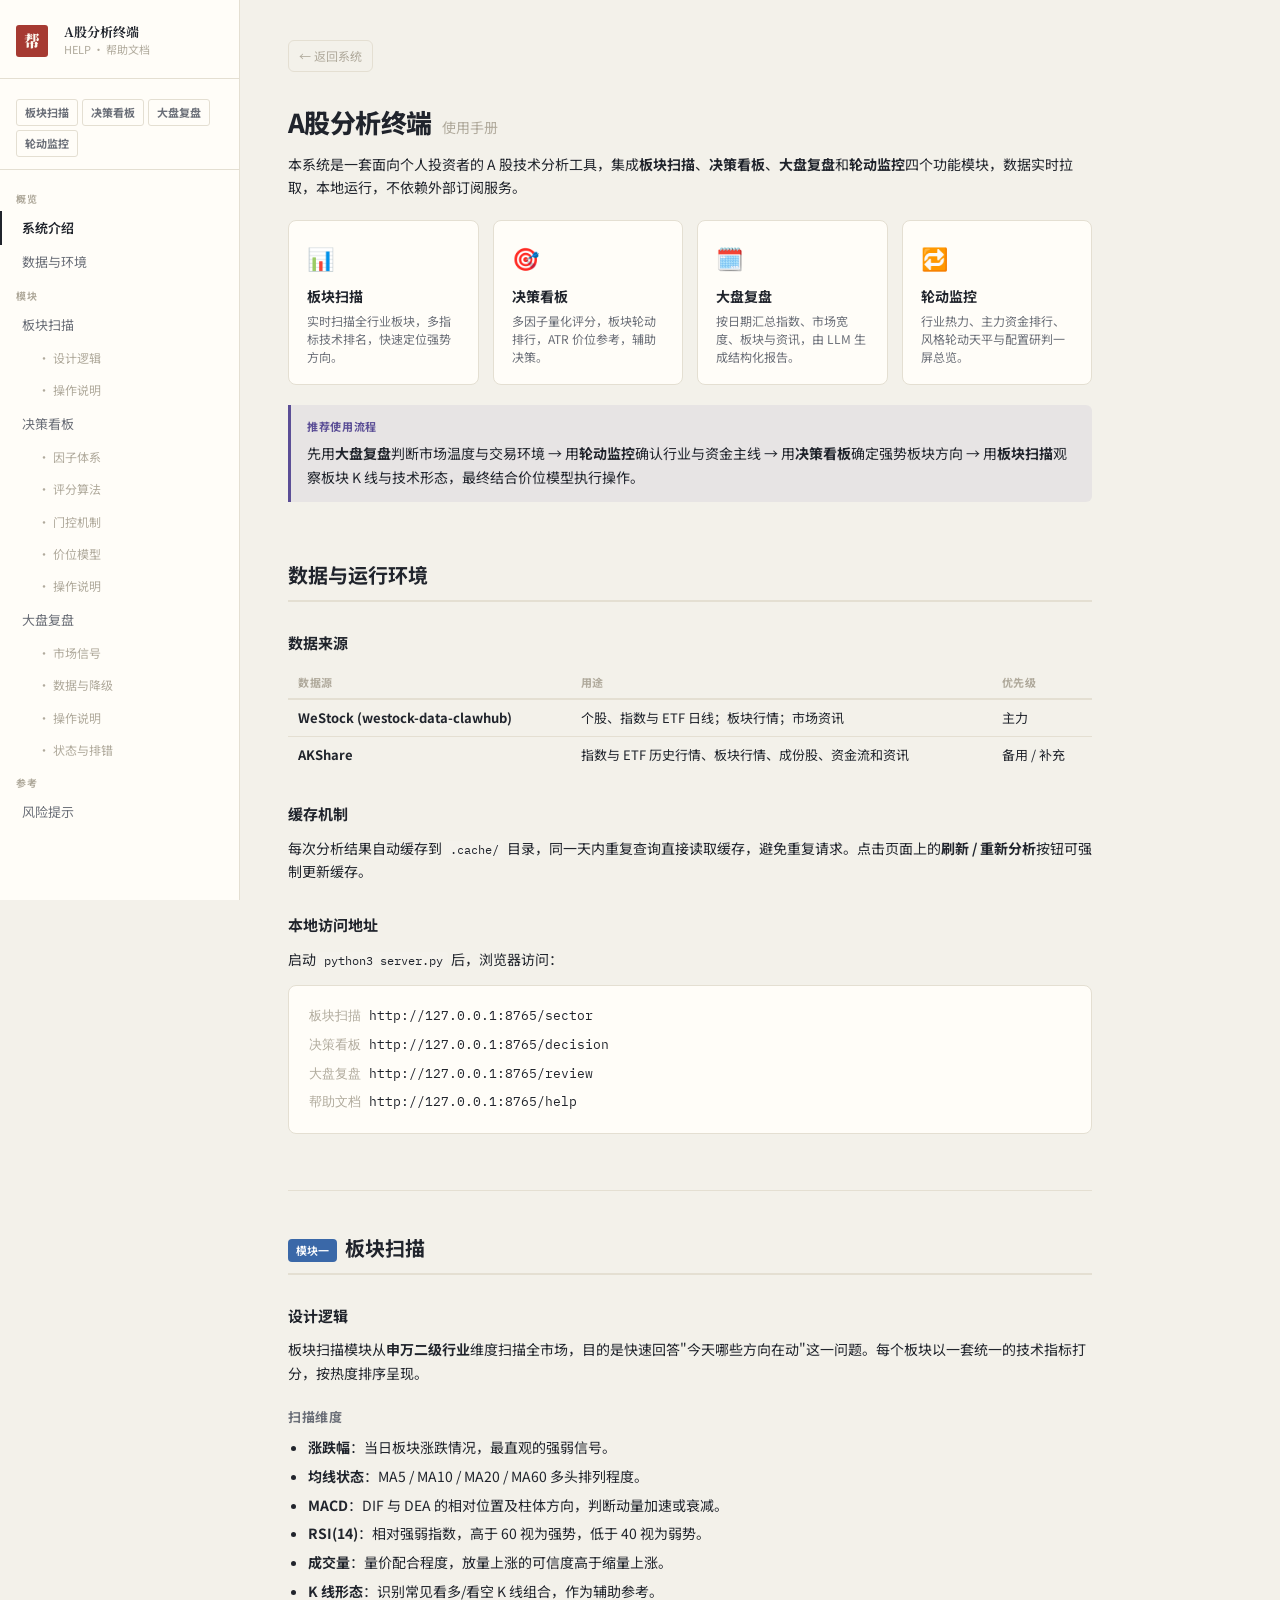
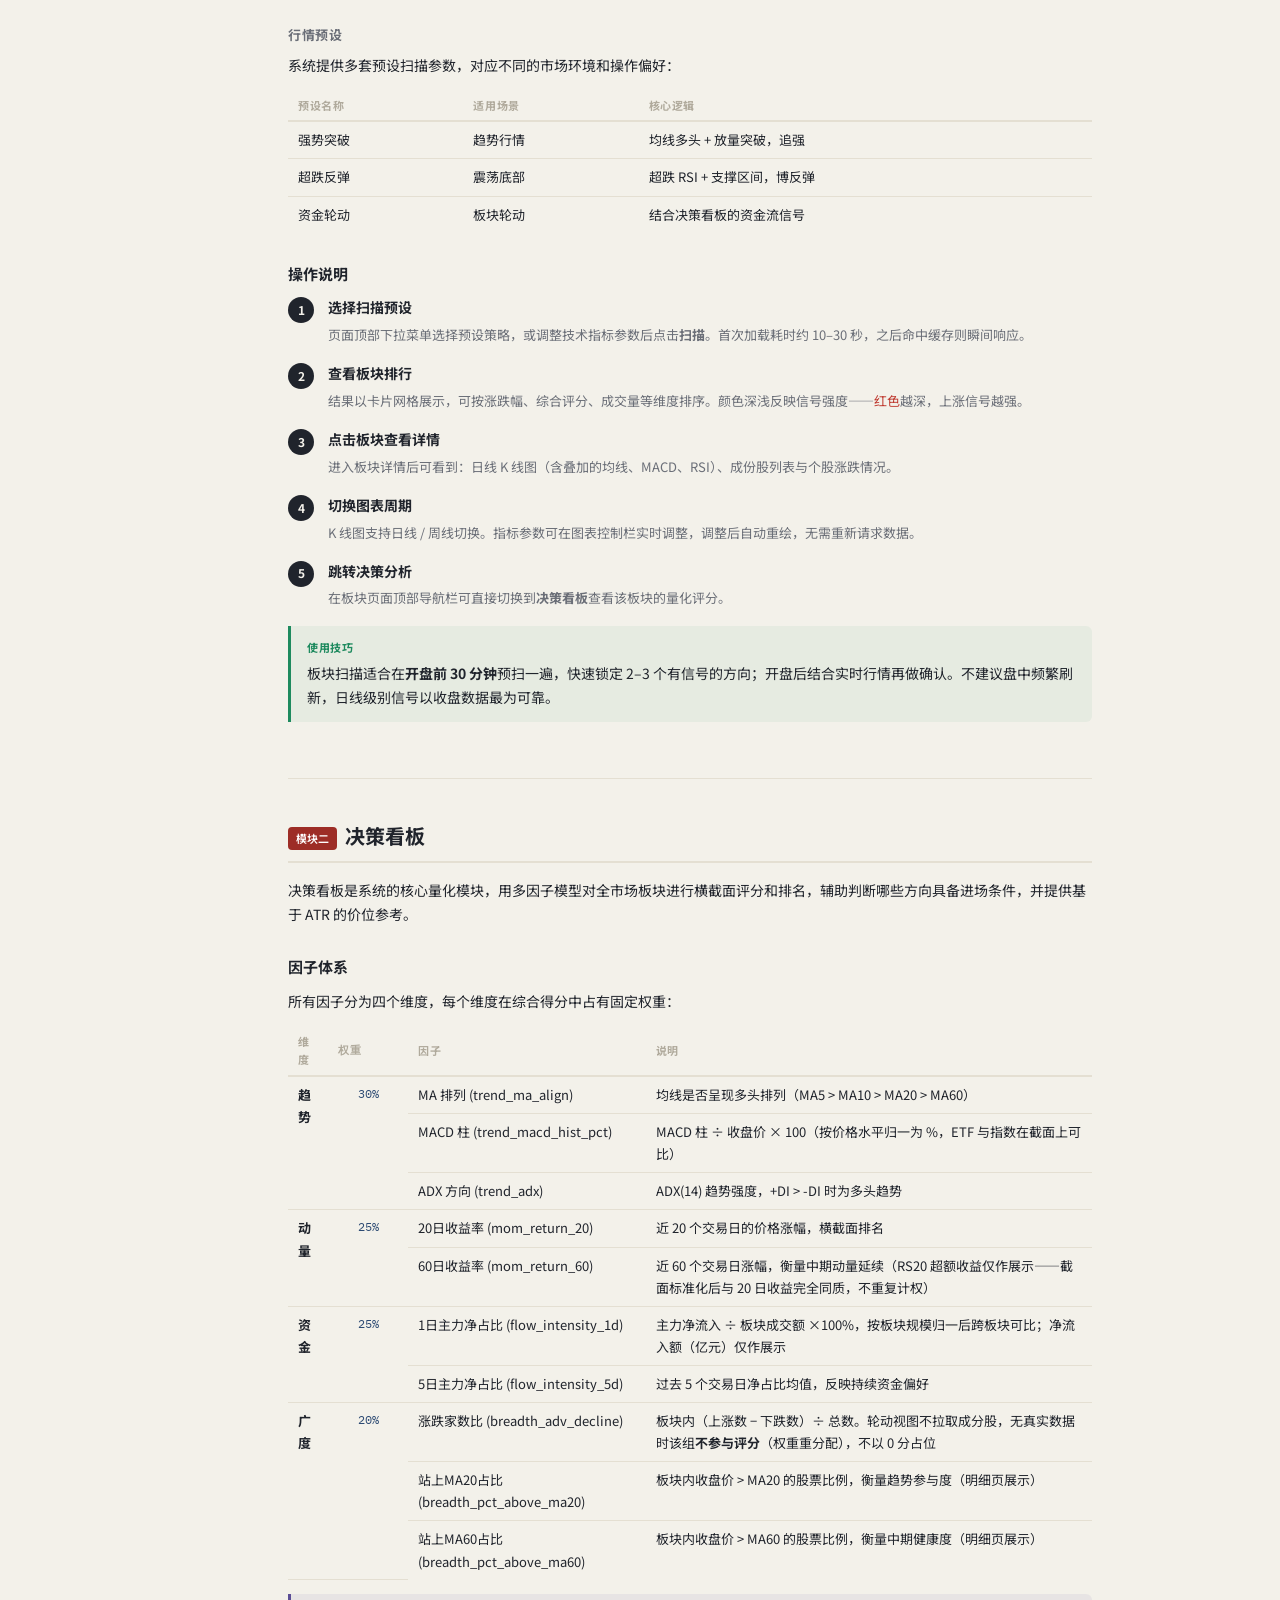
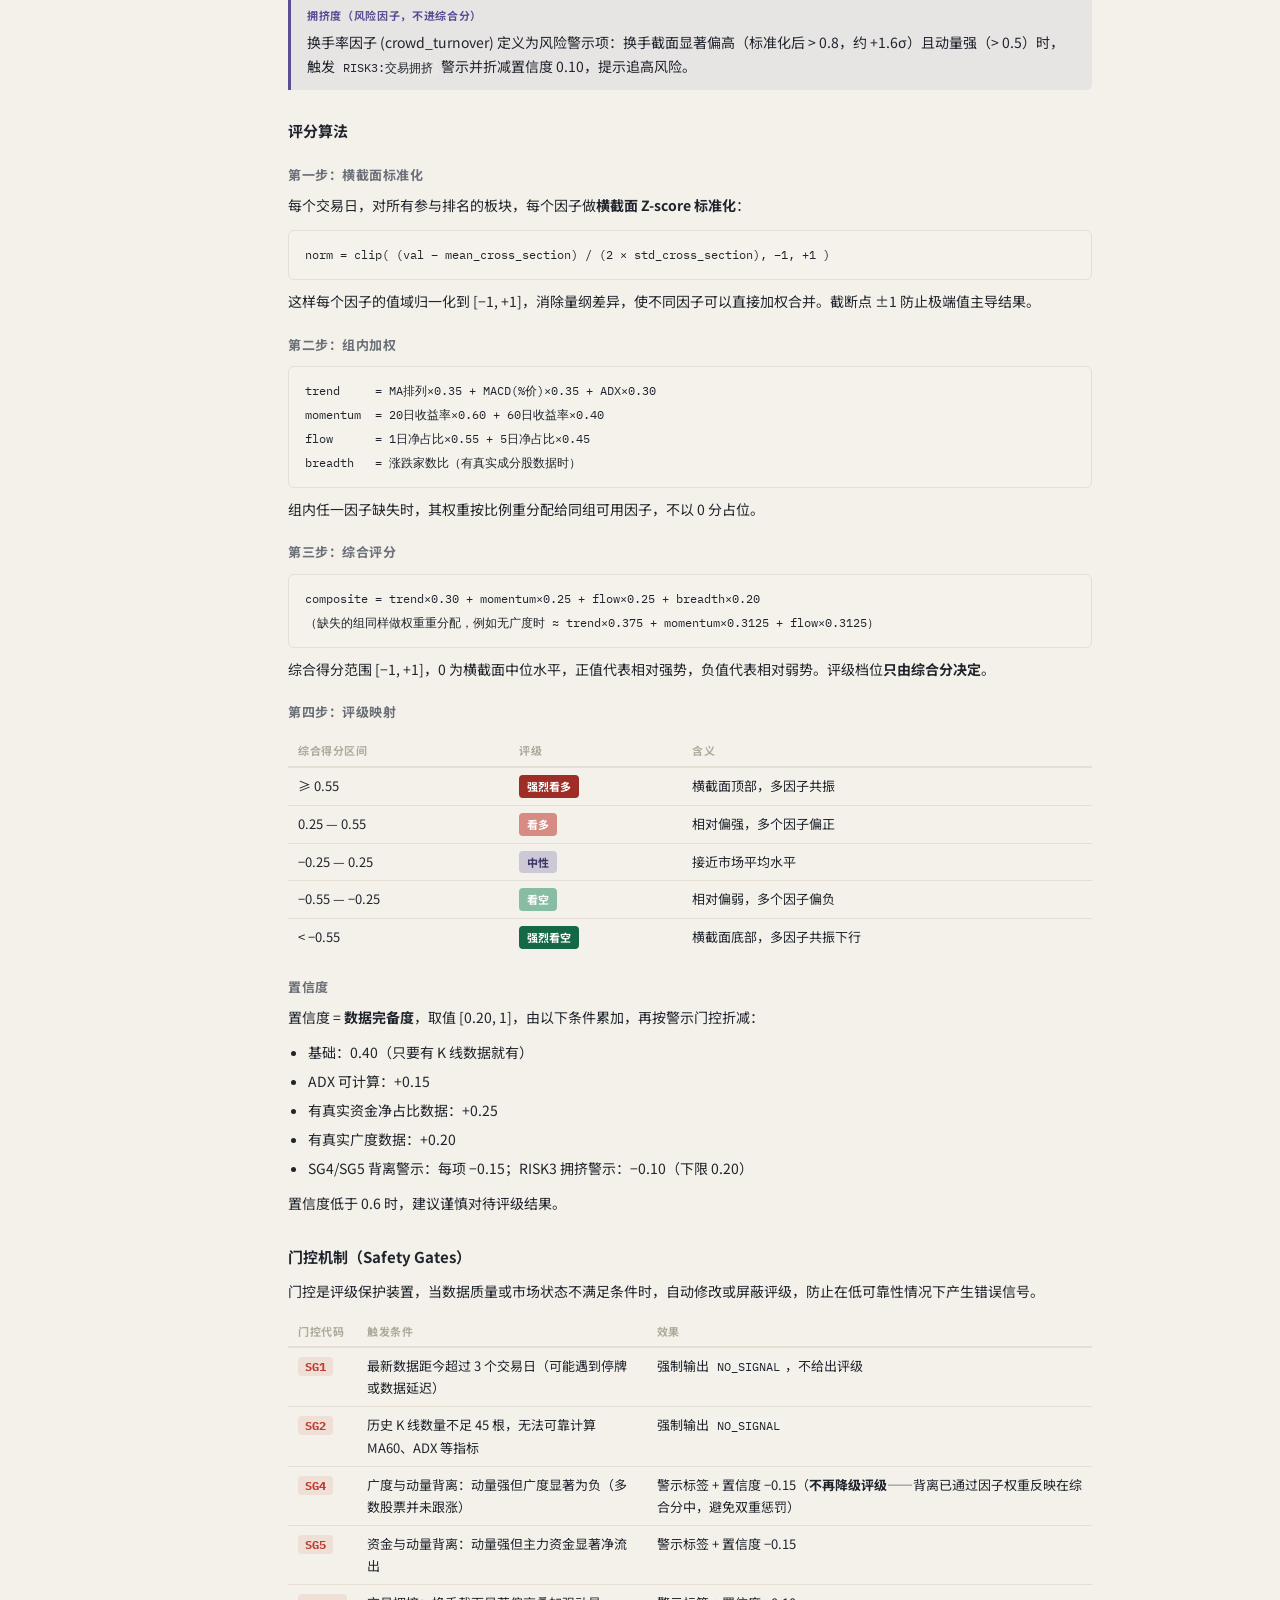
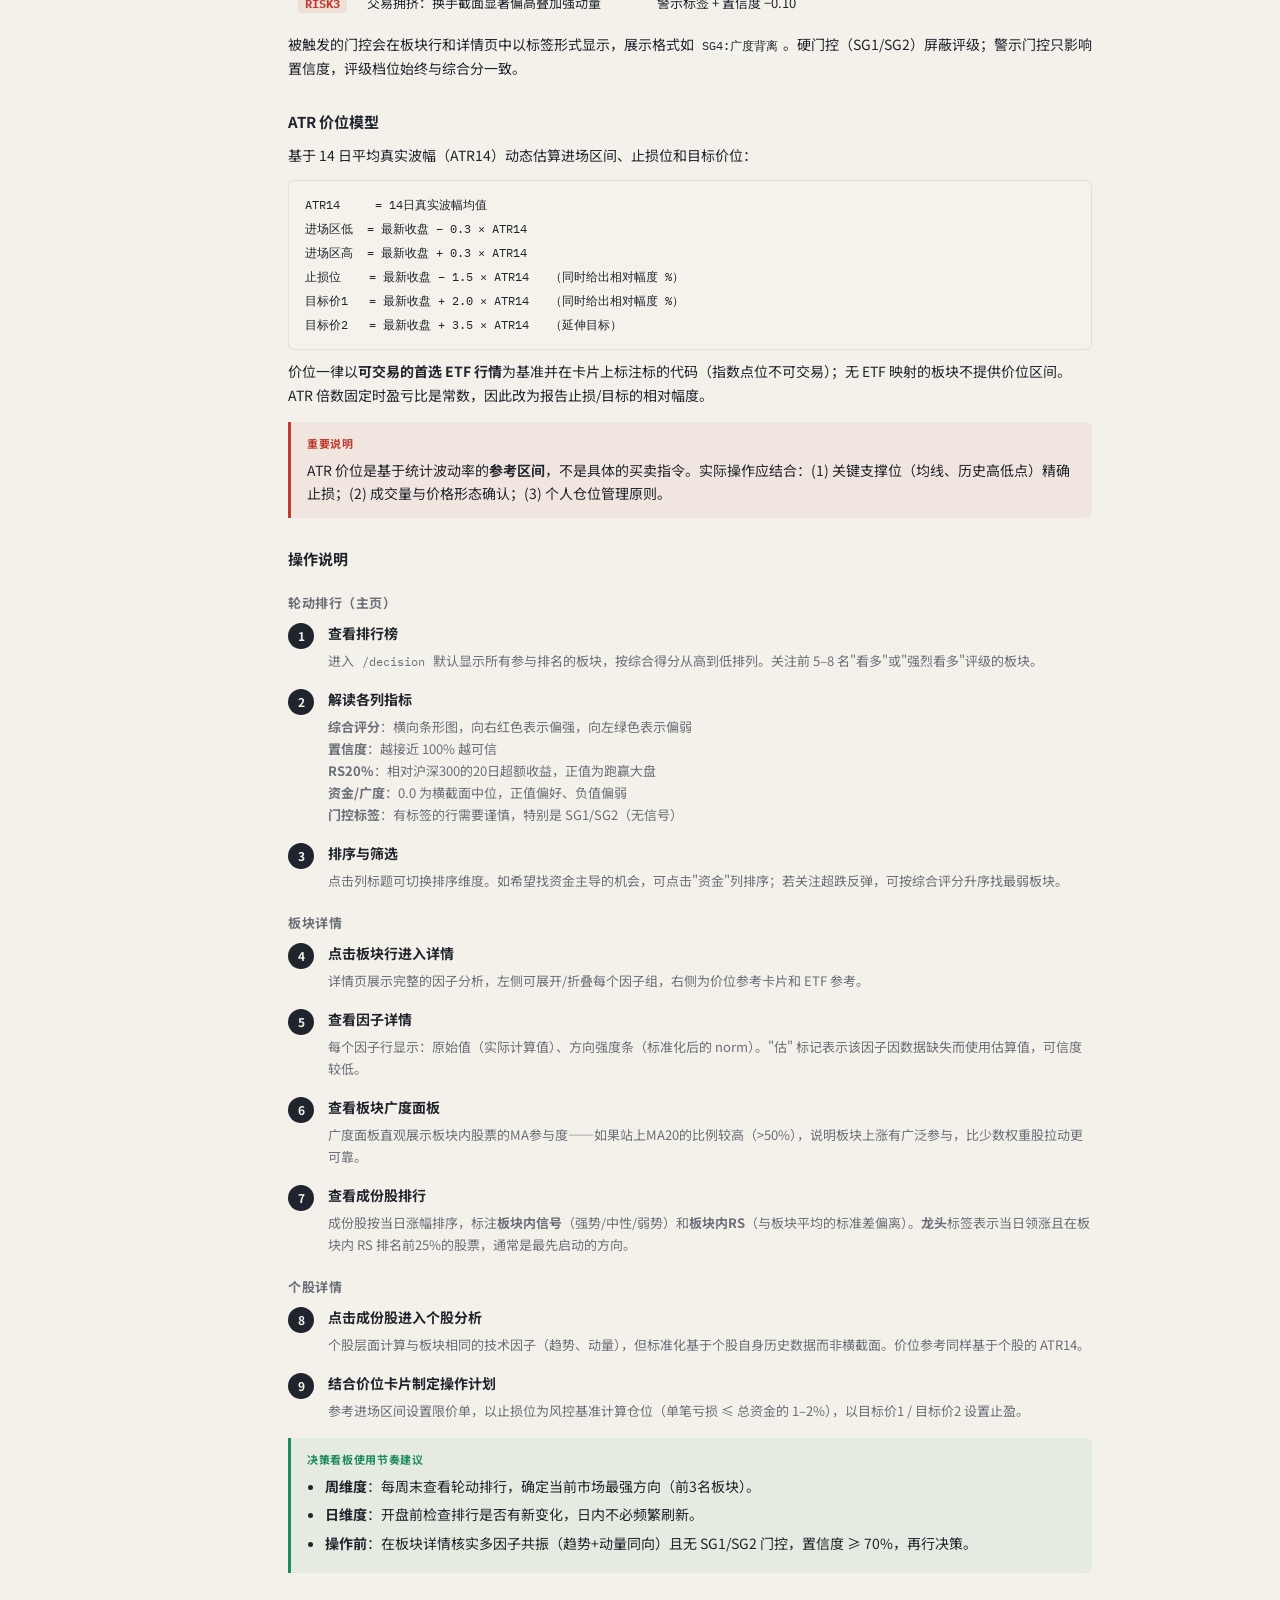
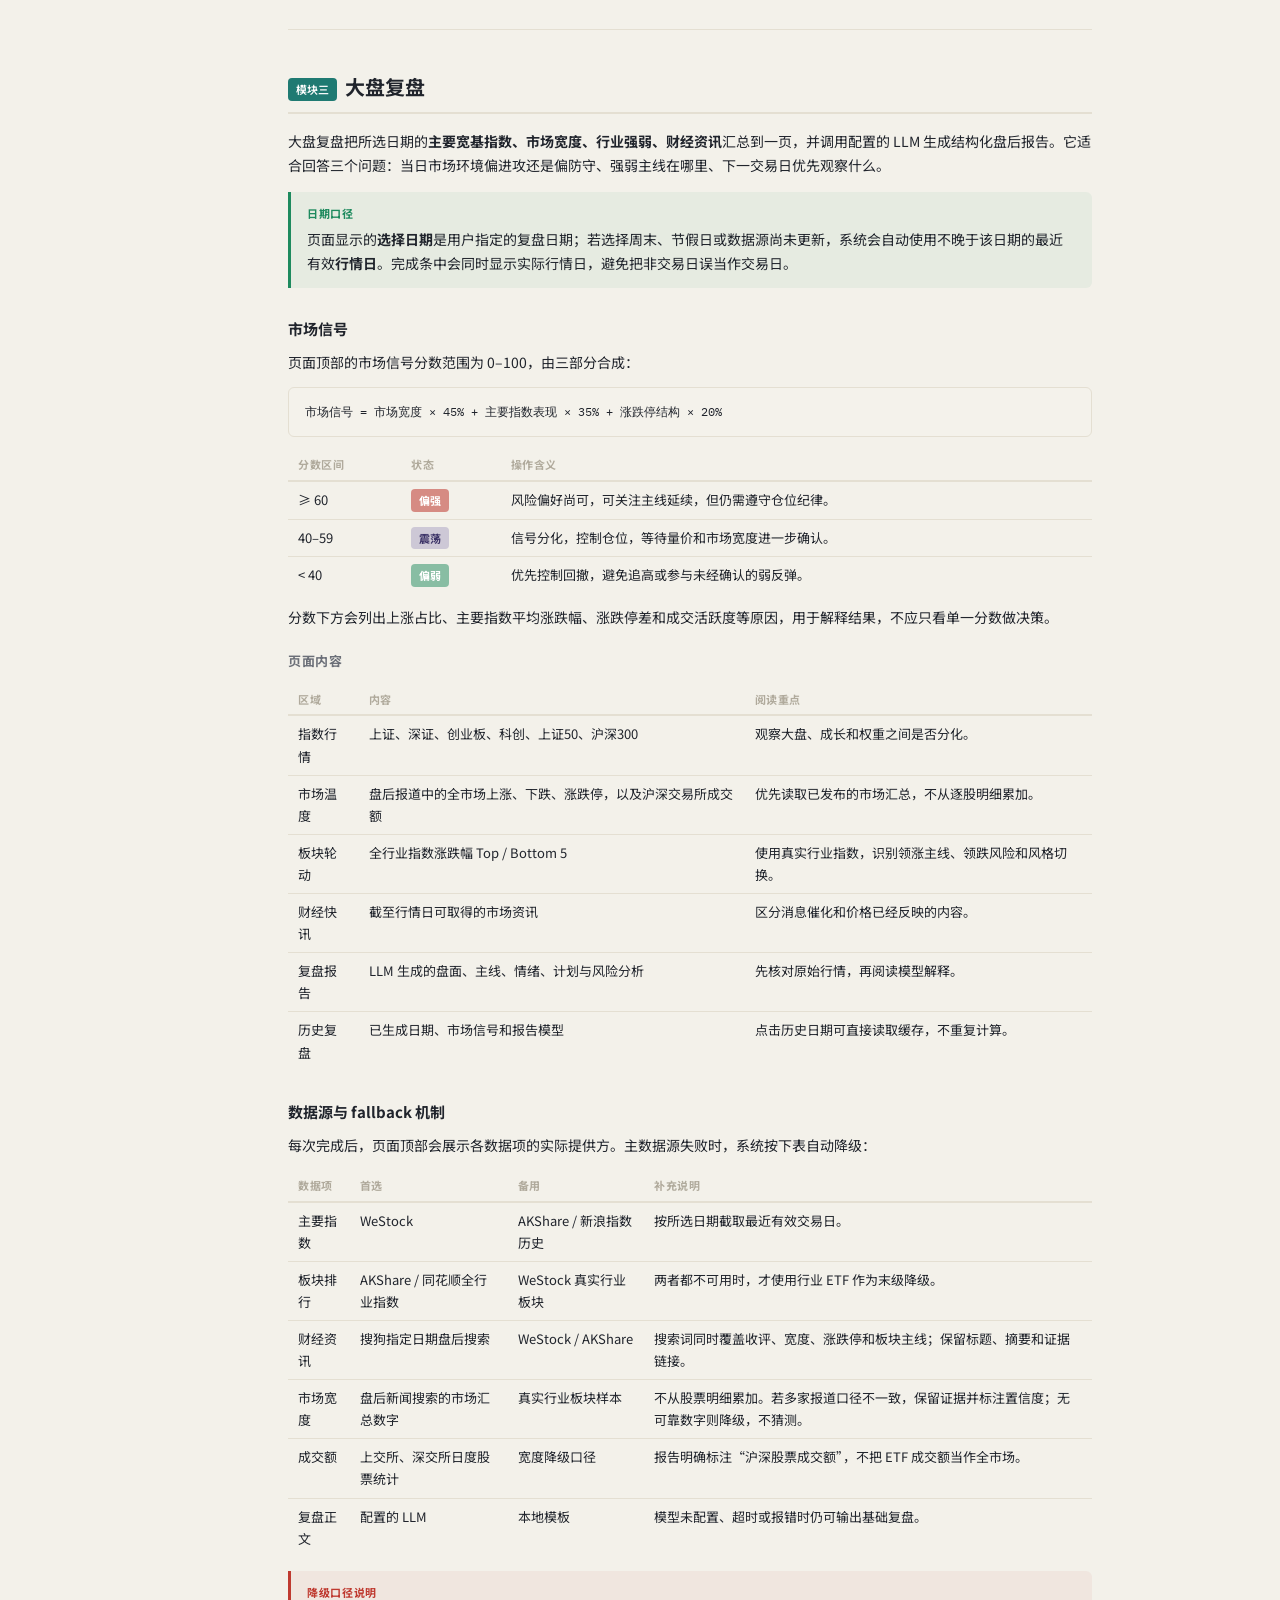
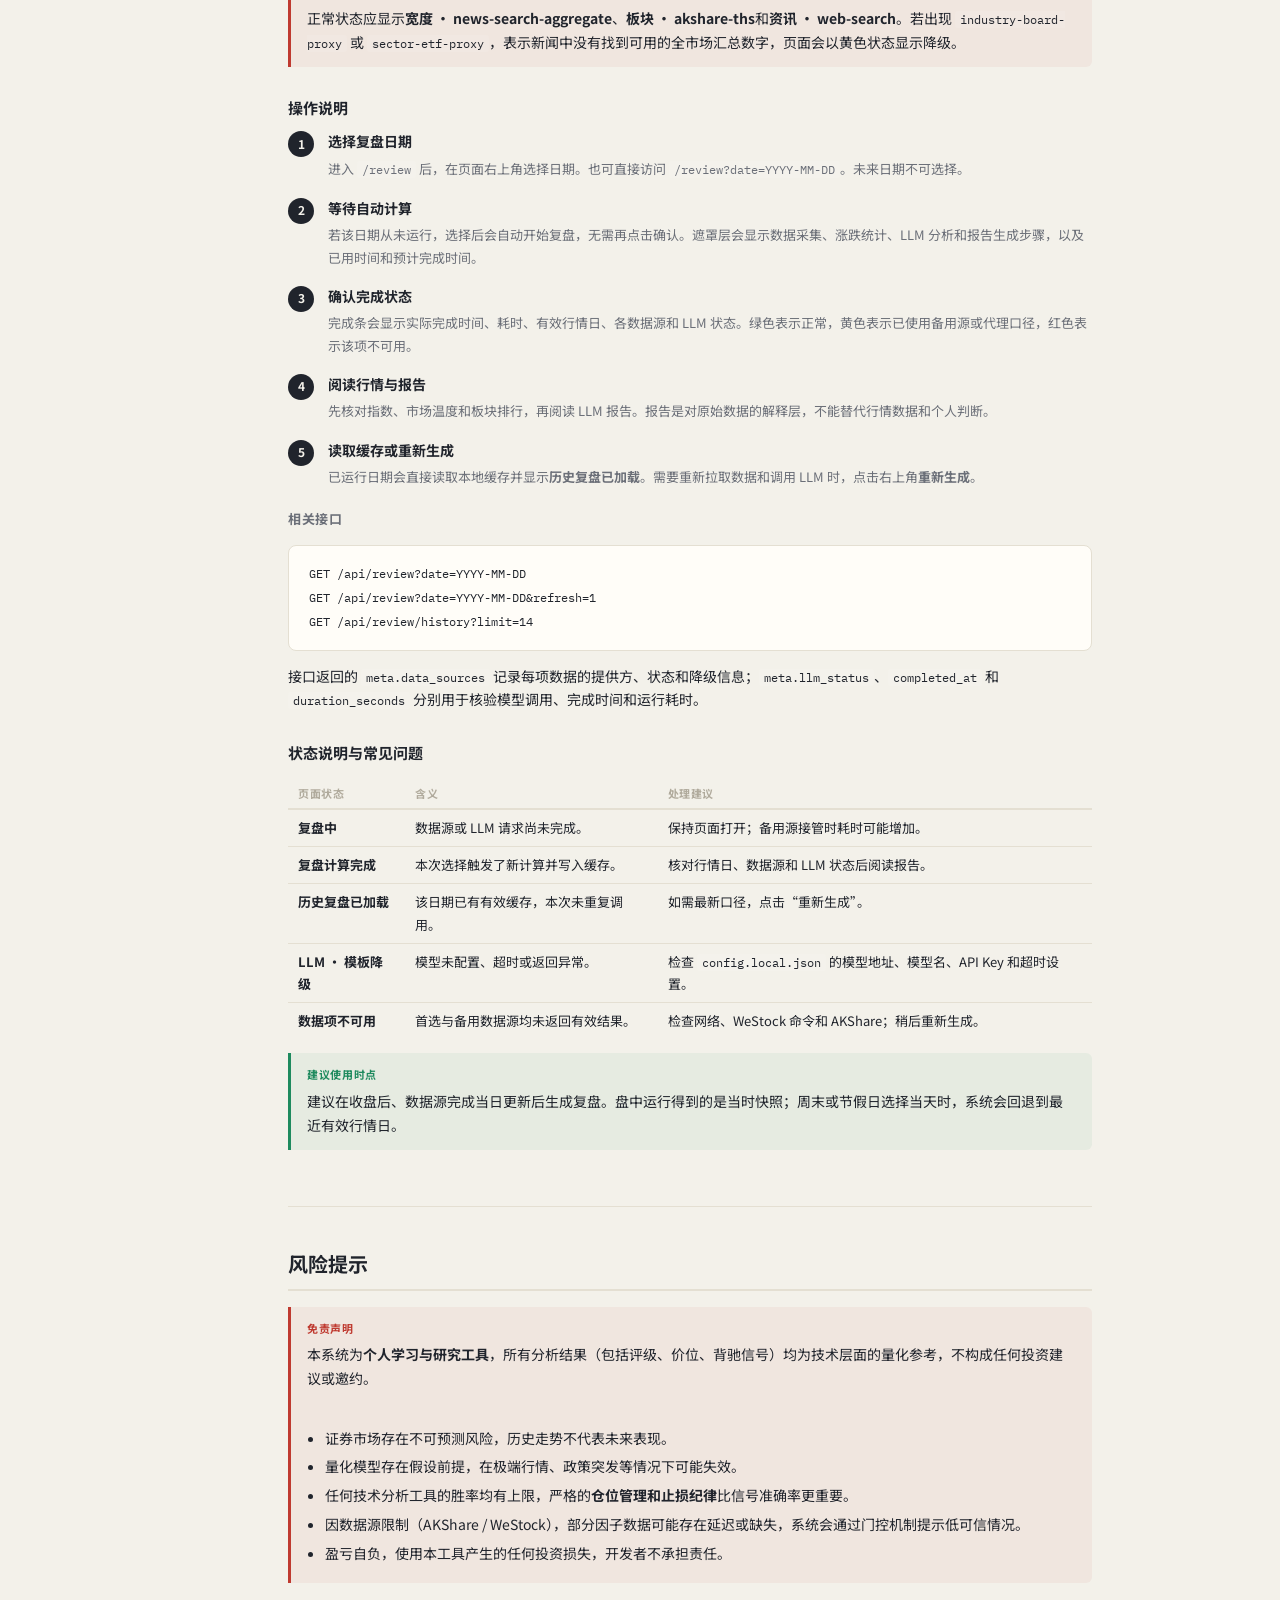
<file: help/index.html>
<!DOCTYPE html>
<html lang="zh-CN">
<head>
<meta charset="UTF-8">
<meta name="viewport" content="width=device-width, initial-scale=1.0">
<title>帮助文档 · A股分析终端</title>
<link rel="preconnect" href="https://fonts.googleapis.com">
<link rel="preconnect" href="https://fonts.gstatic.com" crossorigin>
<link href="https://fonts.googleapis.com/css2?family=IBM+Plex+Mono:wght@400;500;600;700&family=Noto+Sans+SC:wght@400;500;700;900&family=Noto+Serif+SC:wght@700;900&display=swap" rel="stylesheet">
<link rel="stylesheet" href="/shared/tokens.css">
<style>
  /* 调色板/字体统一来自 /shared/tokens.css；以下仅为本页历史别名 */
  :root {
    --bg: var(--paper);
    --surface: var(--card);
    --border: var(--hair);
    /* --hair-strong 使用 shared/tokens.css 共享定义 */
    --ink3: var(--faint);
    --blue: var(--navy);
    --sidebar-w: 240px;
  }
  * { box-sizing: border-box; margin: 0; padding: 0; }
  html { scroll-behavior: smooth; }
  body { font-family: var(--sans); background: var(--bg); color: var(--ink); font-size: 14px; line-height: 1.7; }

  /* ── Layout ── */
  .layout { display: flex; min-height: 100vh; }
  .sidebar {
    width: var(--sidebar-w);
    flex-shrink: 0;
    background: var(--surface);
    border-right: 1px solid var(--border);
    position: sticky;
    top: 0;
    height: 100vh;
    overflow-y: auto;
    padding: 24px 0 40px;
  }
  .main { flex: 1; min-width: 0; padding: 40px 48px 80px; max-width: 900px; }

  /* ── Top bar ── */
  .topbar {
    display: flex; align-items: center; gap: 16px;
    padding: 0 16px 20px;
    border-bottom: 1px solid var(--border);
    margin-bottom: 16px;
  }
  .brand-mark {
    width: 32px; height: 32px; border-radius: 3px;
    background: var(--accent); color: #fdf9f0;
    display: flex; align-items: center; justify-content: center;
    font: 900 16px/1 var(--serif); flex-shrink: 0;
  }
  .brand-title { font-weight: 700; font-size: 13px; line-height: 1.2; font-family: var(--serif); }
  .brand-sub { font-size: 11px; color: var(--ink3); }
  .module-nav { padding: 4px 16px 12px; display: flex; flex-wrap: wrap; gap: 4px; border-bottom: 1px solid var(--border); margin-bottom: 12px; }
  .module-nav a {
    font-size: 11px; font-weight: 700; color: var(--ink2); text-decoration: none;
    padding: 3px 8px; border: 1px solid var(--border); border-radius: 3px; background: var(--surface);
  }
  .module-nav a:hover { color: var(--ink); border-color: var(--hair-strong); }

  /* ── Sidebar nav ── */
  .nav-group { padding: 8px 16px 4px; font-size: 10px; font-weight: 700; letter-spacing: 0.08em; color: var(--ink3); text-transform: uppercase; }
  .nav-item { display: block; padding: 6px 20px; font-size: 13px; color: var(--ink2); text-decoration: none; border-left: 2px solid transparent; transition: all 0.12s; }
  .nav-item:hover { color: var(--ink); background: rgba(255,255,255,0.04); }
  .nav-item.active, .nav-item:focus { color: var(--ink); border-left-color: var(--ink); background: rgba(255,255,255,0.05); font-weight: 600; }
  .nav-sub { padding-left: 36px; font-size: 12px; color: var(--ink3); }

  /* ── Back link ── */
  .back-row { margin-bottom: 28px; }
  .back-link { display: inline-flex; align-items: center; gap: 6px; font-size: 12px; color: var(--ink3); text-decoration: none; padding: 5px 10px; border: 1px solid var(--border); border-radius: 6px; transition: all 0.12s; }
  .back-link:hover { color: var(--ink); border-color: var(--hair-strong); background: var(--surface); }

  /* ── Content headings ── */
  .section { margin-bottom: 56px; scroll-margin-top: 24px; }
  h1 { font-size: 26px; font-weight: 800; letter-spacing: -0.02em; margin-bottom: 8px; }
  h1 small { font-size: 14px; font-weight: 400; color: var(--ink3); margin-left: 10px; letter-spacing: 0; }
  h2 { font-size: 20px; font-weight: 700; margin: 40px 0 16px; padding-bottom: 8px; border-bottom: 2px solid var(--border); color: var(--ink); }
  h2 .module-tag { display: inline-block; font-size: 11px; font-weight: 600; padding: 2px 8px; border-radius: 4px; margin-right: 8px; background: var(--ink); color: var(--paper); vertical-align: middle; }
  h2 .module-tag.scan { background: #3a68a8; color: #fff; }
  h2 .module-tag.decision { background: var(--up-deep); color: #fff; }
  h2 .module-tag.review { background: #1f7a72; color: #fff; }
  h3 { font-size: 15px; font-weight: 700; margin: 28px 0 10px; color: var(--ink); }
  h4 { font-size: 13px; font-weight: 700; margin: 20px 0 8px; color: var(--ink2); text-transform: uppercase; letter-spacing: 0.04em; }
  p { margin-bottom: 12px; color: var(--ink); }
  p:last-child { margin-bottom: 0; }
  ul, ol { padding-left: 20px; margin-bottom: 12px; }
  li { margin-bottom: 5px; }
  strong { font-weight: 700; }
  code { font-family: var(--mono); font-size: 12px; background: rgba(255,255,255,0.08); padding: 1px 5px; border-radius: 3px; }

  /* ── Cards and callouts ── */
  .card { background: var(--surface); border: 1px solid var(--border); border-radius: 8px; padding: 16px 20px; margin: 14px 0; }
  .callout { border-left: 3px solid var(--violet); background: rgba(var(--violet-rgb),0.08); padding: 12px 16px; border-radius: 0 6px 6px 0; margin: 14px 0; }
  .callout.warn { border-left-color: var(--up); background: rgba(var(--up-rgb),0.06); }
  .callout.tip  { border-left-color: var(--down); background: rgba(var(--down-rgb),0.06); }
  .callout-title { font-size: 11px; font-weight: 700; text-transform: uppercase; letter-spacing: 0.06em; margin-bottom: 6px; color: var(--violet); }
  .callout.warn .callout-title { color: var(--up); }
  .callout.tip  .callout-title { color: var(--down); }

  /* ── Factor / formula table ── */
  .factor-table { width: 100%; border-collapse: collapse; font-size: 13px; margin: 12px 0; }
  .factor-table th { text-align: left; font-size: 11px; font-weight: 700; text-transform: uppercase; letter-spacing: 0.05em; color: var(--ink3); border-bottom: 2px solid var(--border); padding: 6px 10px; }
  .factor-table td { padding: 7px 10px; border-bottom: 1px solid var(--border); vertical-align: top; }
  .factor-table tr:last-child td { border-bottom: none; }
  .factor-table tr:hover td { background: rgba(255,255,255,0.03); }
  .w-label { width: 80px; text-align: center; font-family: var(--mono); font-size: 12px; }
  .tier-badge { display: inline-block; padding: 2px 8px; border-radius: 4px; font-size: 11px; font-weight: 700; }
  .tier-sb { background: var(--up-deep); color: #fff; }
  .tier-b  { background: rgba(var(--up-rgb),0.55); color: #fff; }
  .tier-n  { background: rgba(var(--violet-rgb),0.25); color: #3d3468; }
  .tier-s  { background: rgba(var(--down-rgb),0.5); color: #fff; }
  .tier-ss { background: var(--down-deep); color: #fff; }

  /* ── Score formula ── */
  .formula { font-family: var(--mono); font-size: 12px; background: rgba(255,255,255,0.05); border: 1px solid var(--border); border-radius: 6px; padding: 12px 16px; margin: 10px 0; line-height: 2; overflow-x: auto; white-space: pre; }

  /* ── Step flow ── */
  .steps { counter-reset: step; }
  .step { display: flex; gap: 14px; margin-bottom: 16px; }
  .step-num { width: 26px; height: 26px; flex-shrink: 0; border-radius: 50%; background: var(--ink); color: var(--paper); display: flex; align-items: center; justify-content: center; font-size: 12px; font-weight: 700; margin-top: 1px; }
  .step-body { flex: 1; }
  .step-title { font-weight: 700; margin-bottom: 4px; }
  .step-desc { color: var(--ink2); font-size: 13px; }

  /* ── Gate table ── */
  .gate-code { font-family: var(--mono); font-size: 12px; font-weight: 700; padding: 2px 7px; background: rgba(var(--up-rgb),0.1); color: var(--up); border-radius: 4px; }

  /* ── Chanlun diagram ── */
  .chan-concept { display: grid; grid-template-columns: 1fr 1fr; gap: 12px; margin: 14px 0; }
  .chan-box { background: var(--surface); border: 1px solid var(--border); border-radius: 6px; padding: 14px; }
  .chan-box-title { font-size: 12px; font-weight: 700; color: var(--ink2); text-transform: uppercase; letter-spacing: 0.04em; margin-bottom: 6px; }
  .chan-box p { font-size: 13px; margin: 0; }

  /* ── Module summary cards ── */
  .module-cards { display: grid; grid-template-columns: repeat(4, 1fr); gap: 14px; margin: 20px 0; }
  .module-card { background: var(--surface); border: 1px solid var(--border); border-radius: 8px; padding: 18px; text-decoration: none; color: inherit; transition: all 0.12s; display: block; }
  .module-card:hover { border-color: var(--hair-strong); box-shadow: 0 2px 8px rgba(0,0,0,0.08); }
  .module-card-icon { font-size: 22px; margin-bottom: 8px; }
  .module-card-name { font-weight: 700; font-size: 14px; margin-bottom: 4px; }
  .module-card-desc { font-size: 12px; color: var(--ink2); line-height: 1.5; }

  /* ── Divider ── */
  .divider { border: none; border-top: 1px solid var(--border); margin: 40px 0; }

  /* ── Responsive ── */
  @media (max-width: 768px) {
    .sidebar { display: none; }
    .main { padding: 24px 20px 60px; }
    .module-cards { grid-template-columns: 1fr; }
    .chan-concept { grid-template-columns: 1fr; }
  }
</style>
</head>
<body>
<div class="layout">

<!-- ── Sidebar ── -->
<aside class="sidebar">
  <div class="topbar">
    <div class="brand-mark">帮</div>
    <div>
      <div class="brand-title">A股分析终端</div>
      <div class="brand-sub">HELP · 帮助文档</div>
    </div>
  </div>

  <nav class="module-nav" aria-label="功能模块">
    <a href="/sector">板块扫描</a>
    <a href="/decision">决策看板</a>
    <a href="/review">大盘复盘</a>
    <a href="/rotation">轮动监控</a>
  </nav>

  <div class="nav-group">概览</div>
  <a class="nav-item" href="#overview">系统介绍</a>
  <a class="nav-item" href="#data">数据与环境</a>

  <div class="nav-group">模块</div>
  <a class="nav-item" href="#scan">板块扫描</a>
  <a class="nav-item nav-sub" href="#scan-design">· 设计逻辑</a>
  <a class="nav-item nav-sub" href="#scan-usage">· 操作说明</a>

  <a class="nav-item" href="#decision">决策看板</a>
  <a class="nav-item nav-sub" href="#decision-factors">· 因子体系</a>
  <a class="nav-item nav-sub" href="#decision-score">· 评分算法</a>
  <a class="nav-item nav-sub" href="#decision-gates">· 门控机制</a>
  <a class="nav-item nav-sub" href="#decision-price">· 价位模型</a>
  <a class="nav-item nav-sub" href="#decision-usage">· 操作说明</a>

  <a class="nav-item" href="#review">大盘复盘</a>
  <a class="nav-item nav-sub" href="#review-signal">· 市场信号</a>
  <a class="nav-item nav-sub" href="#review-data">· 数据与降级</a>
  <a class="nav-item nav-sub" href="#review-usage">· 操作说明</a>
  <a class="nav-item nav-sub" href="#review-status">· 状态与排错</a>

  <div class="nav-group">参考</div>
  <a class="nav-item" href="#disclaimer">风险提示</a>
</aside>

<!-- ── Main content ── -->
<main class="main">

  <div class="back-row">
    <a class="back-link" href="/sector">← 返回系统</a>
  </div>

  <!-- ── 概览 ── -->
  <div class="section" id="overview">
    <h1>A股分析终端<small>使用手册</small></h1>
    <p>本系统是一套面向个人投资者的 A 股技术分析工具，集成<strong>板块扫描</strong>、<strong>决策看板</strong>、<strong>大盘复盘</strong>和<strong>轮动监控</strong>四个功能模块，数据实时拉取，本地运行，不依赖外部订阅服务。</p>

    <div class="module-cards">
      <a class="module-card" href="#scan">
        <div class="module-card-icon">📊</div>
        <div class="module-card-name">板块扫描</div>
        <div class="module-card-desc">实时扫描全行业板块，多指标技术排名，快速定位强势方向。</div>
      </a>
      <a class="module-card" href="#decision">
        <div class="module-card-icon">🎯</div>
        <div class="module-card-name">决策看板</div>
        <div class="module-card-desc">多因子量化评分，板块轮动排行，ATR 价位参考，辅助决策。</div>
      </a>
      <a class="module-card" href="#review">
        <div class="module-card-icon">🗓️</div>
        <div class="module-card-name">大盘复盘</div>
        <div class="module-card-desc">按日期汇总指数、市场宽度、板块与资讯，由 LLM 生成结构化报告。</div>
      </a>
      <a class="module-card" href="/rotation">
        <div class="module-card-icon">🔁</div>
        <div class="module-card-name">轮动监控</div>
        <div class="module-card-desc">行业热力、主力资金排行、风格轮动天平与配置研判一屏总览。</div>
      </a>
    </div>

    <div class="callout">
      <div class="callout-title">推荐使用流程</div>
      先用<strong>大盘复盘</strong>判断市场温度与交易环境 → 用<strong>轮动监控</strong>确认行业与资金主线 → 用<strong>决策看板</strong>确定强势板块方向 → 用<strong>板块扫描</strong>观察板块 K 线与技术形态，最终结合价位模型执行操作。
    </div>
  </div>

  <!-- ── 数据与环境 ── -->
  <div class="section" id="data">
    <h2>数据与运行环境</h2>
    <h3>数据来源</h3>
    <table class="factor-table">
      <thead><tr><th>数据源</th><th>用途</th><th>优先级</th></tr></thead>
      <tbody>
        <tr><td><strong>WeStock (westock-data-clawhub)</strong></td><td>个股、指数与 ETF 日线；板块行情；市场资讯</td><td>主力</td></tr>
        <tr><td><strong>AKShare</strong></td><td>指数与 ETF 历史行情、板块行情、成份股、资金流和资讯</td><td>备用 / 补充</td></tr>
      </tbody>
    </table>
    <h3>缓存机制</h3>
    <p>每次分析结果自动缓存到 <code>.cache/</code> 目录，同一天内重复查询直接读取缓存，避免重复请求。点击页面上的<strong>刷新 / 重新分析</strong>按钮可强制更新缓存。</p>
    <h3>本地访问地址</h3>
    <p>启动 <code>python3 server.py</code> 后，浏览器访问：</p>
    <div class="card" style="font-family:var(--mono);font-size:13px;line-height:2.2">
      <span style="color:var(--ink3)">板块扫描  </span> http://127.0.0.1:8765/sector<br>
      <span style="color:var(--ink3)">决策看板  </span> http://127.0.0.1:8765/decision<br>
      <span style="color:var(--ink3)">大盘复盘  </span> http://127.0.0.1:8765/review<br>
      <span style="color:var(--ink3)">帮助文档  </span> http://127.0.0.1:8765/help
    </div>
  </div>

  <hr class="divider">

  <!-- ══════════════ 板块扫描 ══════════════ -->
  <div class="section" id="scan">
    <h2><span class="module-tag scan">模块一</span>板块扫描</h2>

    <div id="scan-design">
      <h3>设计逻辑</h3>
      <p>板块扫描模块从<strong>申万二级行业</strong>维度扫描全市场，目的是快速回答"今天哪些方向在动"这一问题。每个板块以一套统一的技术指标打分，按热度排序呈现。</p>

      <h4>扫描维度</h4>
      <ul>
        <li><strong>涨跌幅</strong>：当日板块涨跌情况，最直观的强弱信号。</li>
        <li><strong>均线状态</strong>：MA5 / MA10 / MA20 / MA60 多头排列程度。</li>
        <li><strong>MACD</strong>：DIF 与 DEA 的相对位置及柱体方向，判断动量加速或衰减。</li>
        <li><strong>RSI(14)</strong>：相对强弱指数，高于 60 视为强势，低于 40 视为弱势。</li>
        <li><strong>成交量</strong>：量价配合程度，放量上涨的可信度高于缩量上涨。</li>
        <li><strong>K 线形态</strong>：识别常见看多/看空 K 线组合，作为辅助参考。</li>
      </ul>

      <h4>行情预设</h4>
      <p>系统提供多套预设扫描参数，对应不同的市场环境和操作偏好：</p>
      <table class="factor-table">
        <thead><tr><th>预设名称</th><th>适用场景</th><th>核心逻辑</th></tr></thead>
        <tbody>
          <tr><td>强势突破</td><td>趋势行情</td><td>均线多头 + 放量突破，追强</td></tr>
          <tr><td>超跌反弹</td><td>震荡底部</td><td>超跌 RSI + 支撑区间，博反弹</td></tr>
          <tr><td>资金轮动</td><td>板块轮动</td><td>结合决策看板的资金流信号</td></tr>
        </tbody>
      </table>
    </div>

    <div id="scan-usage">
      <h3>操作说明</h3>
      <div class="steps">
        <div class="step">
          <div class="step-num">1</div>
          <div class="step-body">
            <div class="step-title">选择扫描预设</div>
            <div class="step-desc">页面顶部下拉菜单选择预设策略，或调整技术指标参数后点击<strong>扫描</strong>。首次加载耗时约 10–30 秒，之后命中缓存则瞬间响应。</div>
          </div>
        </div>
        <div class="step">
          <div class="step-num">2</div>
          <div class="step-body">
            <div class="step-title">查看板块排行</div>
            <div class="step-desc">结果以卡片网格展示，可按涨跌幅、综合评分、成交量等维度排序。颜色深浅反映信号强度——<span style="color:var(--up)">红色</span>越深，上涨信号越强。</div>
          </div>
        </div>
        <div class="step">
          <div class="step-num">3</div>
          <div class="step-body">
            <div class="step-title">点击板块查看详情</div>
            <div class="step-desc">进入板块详情后可看到：日线 K 线图（含叠加的均线、MACD、RSI）、成份股列表与个股涨跌情况。</div>
          </div>
        </div>
        <div class="step">
          <div class="step-num">4</div>
          <div class="step-body">
            <div class="step-title">切换图表周期</div>
            <div class="step-desc">K 线图支持日线 / 周线切换。指标参数可在图表控制栏实时调整，调整后自动重绘，无需重新请求数据。</div>
          </div>
        </div>
        <div class="step">
          <div class="step-num">5</div>
          <div class="step-body">
            <div class="step-title">跳转决策分析</div>
            <div class="step-desc">在板块页面顶部导航栏可直接切换到<strong>决策看板</strong>查看该板块的量化评分。</div>
          </div>
        </div>
      </div>

      <div class="callout tip">
        <div class="callout-title">使用技巧</div>
        板块扫描适合在<strong>开盘前 30 分钟</strong>预扫一遍，快速锁定 2–3 个有信号的方向；开盘后结合实时行情再做确认。不建议盘中频繁刷新，日线级别信号以收盘数据最为可靠。
      </div>
    </div>
  </div>

  <hr class="divider">

  <!-- ══════════════ 决策看板 ══════════════ -->
  <div class="section" id="decision">
    <h2><span class="module-tag decision">模块二</span>决策看板</h2>

    <p>决策看板是系统的核心量化模块，用多因子模型对全市场板块进行横截面评分和排名，辅助判断哪些方向具备进场条件，并提供基于 ATR 的价位参考。</p>

    <!-- 因子体系 -->
    <div id="decision-factors">
      <h3>因子体系</h3>
      <p>所有因子分为四个维度，每个维度在综合得分中占有固定权重：</p>

      <table class="factor-table">
        <thead>
          <tr><th>维度</th><th class="w-label">权重</th><th>因子</th><th>说明</th></tr>
        </thead>
        <tbody>
          <tr>
            <td rowspan="3"><strong>趋势</strong></td>
            <td rowspan="3" class="w-label" style="color:var(--blue)">30%</td>
            <td>MA 排列 (trend_ma_align)</td><td>均线是否呈现多头排列（MA5 > MA10 > MA20 > MA60）</td>
          </tr>
          <tr>
            <td>MACD 柱 (trend_macd_hist_pct)</td><td>MACD 柱 ÷ 收盘价 × 100（按价格水平归一为 %，ETF 与指数在截面上可比）</td>
          </tr>
          <tr>
            <td>ADX 方向 (trend_adx)</td><td>ADX(14) 趋势强度，+DI > -DI 时为多头趋势</td>
          </tr>
          <tr>
            <td rowspan="2"><strong>动量</strong></td>
            <td rowspan="2" class="w-label" style="color:var(--blue)">25%</td>
            <td>20日收益率 (mom_return_20)</td><td>近 20 个交易日的价格涨幅，横截面排名</td>
          </tr>
          <tr>
            <td>60日收益率 (mom_return_60)</td><td>近 60 个交易日涨幅，衡量中期动量延续（RS20 超额收益仅作展示——截面标准化后与 20 日收益完全同质，不重复计权）</td>
          </tr>
          <tr>
            <td rowspan="2"><strong>资金</strong></td>
            <td rowspan="2" class="w-label" style="color:var(--blue)">25%</td>
            <td>1日主力净占比 (flow_intensity_1d)</td><td>主力净流入 ÷ 板块成交额 ×100%，按板块规模归一后跨板块可比；净流入额（亿元）仅作展示</td>
          </tr>
          <tr>
            <td>5日主力净占比 (flow_intensity_5d)</td><td>过去 5 个交易日净占比均值，反映持续资金偏好</td>
          </tr>
          <tr>
            <td rowspan="3"><strong>广度</strong></td>
            <td rowspan="3" class="w-label" style="color:var(--blue)">20%</td>
            <td>涨跌家数比 (breadth_adv_decline)</td><td>板块内（上涨数 − 下跌数）÷ 总数。轮动视图不拉取成分股，无真实数据时该组<strong>不参与评分</strong>（权重重分配），不以 0 分占位</td>
          </tr>
          <tr>
            <td>站上MA20占比 (breadth_pct_above_ma20)</td><td>板块内收盘价 > MA20 的股票比例，衡量趋势参与度（明细页展示）</td>
          </tr>
          <tr>
            <td>站上MA60占比 (breadth_pct_above_ma60)</td><td>板块内收盘价 > MA60 的股票比例，衡量中期健康度（明细页展示）</td>
          </tr>
        </tbody>
      </table>

      <div class="callout">
        <div class="callout-title">拥挤度（风险因子，不进综合分）</div>
        换手率因子 (crowd_turnover) 定义为风险警示项：换手截面显著偏高（标准化后 > 0.8，约 +1.6σ）且动量强（> 0.5）时，触发 <code>RISK3:交易拥挤</code> 警示并折减置信度 0.10，提示追高风险。
      </div>
    </div>

    <!-- 评分算法 -->
    <div id="decision-score">
      <h3>评分算法</h3>

      <h4>第一步：横截面标准化</h4>
      <p>每个交易日，对所有参与排名的板块，每个因子做<strong>横截面 Z-score 标准化</strong>：</p>
      <div class="formula">norm = clip( (val − mean_cross_section) / (2 × std_cross_section), −1, +1 )</div>
      <p>这样每个因子的值域归一化到 [−1, +1]，消除量纲差异，使不同因子可以直接加权合并。截断点 ±1 防止极端值主导结果。</p>

      <h4>第二步：组内加权</h4>
      <div class="formula">trend     = MA排列×0.35 + MACD(%价)×0.35 + ADX×0.30
momentum  = 20日收益率×0.60 + 60日收益率×0.40
flow      = 1日净占比×0.55 + 5日净占比×0.45
breadth   = 涨跌家数比（有真实成分股数据时）</div>
      <p>组内任一因子缺失时，其权重按比例重分配给同组可用因子，不以 0 分占位。</p>

      <h4>第三步：综合评分</h4>
      <div class="formula">composite = trend×0.30 + momentum×0.25 + flow×0.25 + breadth×0.20
（缺失的组同样做权重重分配，例如无广度时 ≈ trend×0.375 + momentum×0.3125 + flow×0.3125）</div>
      <p>综合得分范围 [−1, +1]，0 为横截面中位水平，正值代表相对强势，负值代表相对弱势。评级档位<strong>只由综合分决定</strong>。</p>

      <h4>第四步：评级映射</h4>
      <table class="factor-table">
        <thead><tr><th>综合得分区间</th><th>评级</th><th>含义</th></tr></thead>
        <tbody>
          <tr><td>≥ 0.55</td><td><span class="tier-badge tier-sb">强烈看多</span></td><td>横截面顶部，多因子共振</td></tr>
          <tr><td>0.25 — 0.55</td><td><span class="tier-badge tier-b">看多</span></td><td>相对偏强，多个因子偏正</td></tr>
          <tr><td>−0.25 — 0.25</td><td><span class="tier-badge tier-n">中性</span></td><td>接近市场平均水平</td></tr>
          <tr><td>−0.55 — −0.25</td><td><span class="tier-badge tier-s">看空</span></td><td>相对偏弱，多个因子偏负</td></tr>
          <tr><td>< −0.55</td><td><span class="tier-badge tier-ss">强烈看空</span></td><td>横截面底部，多因子共振下行</td></tr>
        </tbody>
      </table>

      <h4>置信度</h4>
      <p>置信度 = <strong>数据完备度</strong>，取值 [0.20, 1]，由以下条件累加，再按警示门控折减：</p>
      <ul>
        <li>基础：0.40（只要有 K 线数据就有）</li>
        <li>ADX 可计算：+0.15</li>
        <li>有真实资金净占比数据：+0.25</li>
        <li>有真实广度数据：+0.20</li>
        <li>SG4/SG5 背离警示：每项 −0.15；RISK3 拥挤警示：−0.10（下限 0.20）</li>
      </ul>
      <p>置信度低于 0.6 时，建议谨慎对待评级结果。</p>
    </div>

    <!-- 门控机制 -->
    <div id="decision-gates">
      <h3>门控机制（Safety Gates）</h3>
      <p>门控是评级保护装置，当数据质量或市场状态不满足条件时，自动修改或屏蔽评级，防止在低可靠性情况下产生错误信号。</p>

      <table class="factor-table">
        <thead><tr><th>门控代码</th><th>触发条件</th><th>效果</th></tr></thead>
        <tbody>
          <tr>
            <td><span class="gate-code">SG1</span></td>
            <td>最新数据距今超过 3 个交易日（可能遇到停牌或数据延迟）</td>
            <td>强制输出 <code>NO_SIGNAL</code>，不给出评级</td>
          </tr>
          <tr>
            <td><span class="gate-code">SG2</span></td>
            <td>历史 K 线数量不足 45 根，无法可靠计算 MA60、ADX 等指标</td>
            <td>强制输出 <code>NO_SIGNAL</code></td>
          </tr>
          <tr>
            <td><span class="gate-code">SG4</span></td>
            <td>广度与动量背离：动量强但广度显著为负（多数股票并未跟涨）</td>
            <td>警示标签 + 置信度 −0.15（<strong>不再降级评级</strong>——背离已通过因子权重反映在综合分中，避免双重惩罚）</td>
          </tr>
          <tr>
            <td><span class="gate-code">SG5</span></td>
            <td>资金与动量背离：动量强但主力资金显著净流出</td>
            <td>警示标签 + 置信度 −0.15</td>
          </tr>
          <tr>
            <td><span class="gate-code">RISK3</span></td>
            <td>交易拥挤：换手截面显著偏高叠加强动量</td>
            <td>警示标签 + 置信度 −0.10</td>
          </tr>
        </tbody>
      </table>
      <p>被触发的门控会在板块行和详情页中以标签形式显示，展示格式如 <code>SG4:广度背离</code>。硬门控（SG1/SG2）屏蔽评级；警示门控只影响置信度，评级档位始终与综合分一致。</p>
    </div>

    <!-- 价位模型 -->
    <div id="decision-price">
      <h3>ATR 价位模型</h3>
      <p>基于 14 日平均真实波幅（ATR14）动态估算进场区间、止损位和目标价位：</p>

      <div class="formula">ATR14     = 14日真实波幅均值
进场区低  = 最新收盘 − 0.3 × ATR14
进场区高  = 最新收盘 + 0.3 × ATR14
止损位    = 最新收盘 − 1.5 × ATR14   （同时给出相对幅度 %）
目标价1   = 最新收盘 + 2.0 × ATR14   （同时给出相对幅度 %）
目标价2   = 最新收盘 + 3.5 × ATR14   （延伸目标）</div>
      <p>价位一律以<strong>可交易的首选 ETF 行情</strong>为基准并在卡片上标注标的代码（指数点位不可交易）；无 ETF 映射的板块不提供价位区间。ATR 倍数固定时盈亏比是常数，因此改为报告止损/目标的相对幅度。</p>

      <div class="callout warn">
        <div class="callout-title">重要说明</div>
        ATR 价位是基于统计波动率的<strong>参考区间</strong>，不是具体的买卖指令。实际操作应结合：(1) 关键支撑位（均线、历史高低点）精确止损；(2) 成交量与价格形态确认；(3) 个人仓位管理原则。
      </div>
    </div>

    <!-- 操作说明 -->
    <div id="decision-usage">
      <h3>操作说明</h3>

      <h4>轮动排行（主页）</h4>
      <div class="steps">
        <div class="step">
          <div class="step-num">1</div>
          <div class="step-body">
            <div class="step-title">查看排行榜</div>
            <div class="step-desc">进入 <code>/decision</code> 默认显示所有参与排名的板块，按综合得分从高到低排列。关注前 5–8 名"看多"或"强烈看多"评级的板块。</div>
          </div>
        </div>
        <div class="step">
          <div class="step-num">2</div>
          <div class="step-body">
            <div class="step-title">解读各列指标</div>
            <div class="step-desc">
              <strong>综合评分</strong>：横向条形图，向右红色表示偏强，向左绿色表示偏弱<br>
              <strong>置信度</strong>：越接近 100% 越可信<br>
              <strong>RS20%</strong>：相对沪深300的20日超额收益，正值为跑赢大盘<br>
              <strong>资金/广度</strong>：0.0 为横截面中位，正值偏好、负值偏弱<br>
              <strong>门控标签</strong>：有标签的行需要谨慎，特别是 SG1/SG2（无信号）
            </div>
          </div>
        </div>
        <div class="step">
          <div class="step-num">3</div>
          <div class="step-body">
            <div class="step-title">排序与筛选</div>
            <div class="step-desc">点击列标题可切换排序维度。如希望找资金主导的机会，可点击"资金"列排序；若关注超跌反弹，可按综合评分升序找最弱板块。</div>
          </div>
        </div>
      </div>

      <h4>板块详情</h4>
      <div class="steps">
        <div class="step">
          <div class="step-num">4</div>
          <div class="step-body">
            <div class="step-title">点击板块行进入详情</div>
            <div class="step-desc">详情页展示完整的因子分析，左侧可展开/折叠每个因子组，右侧为价位参考卡片和 ETF 参考。</div>
          </div>
        </div>
        <div class="step">
          <div class="step-num">5</div>
          <div class="step-body">
            <div class="step-title">查看因子详情</div>
            <div class="step-desc">每个因子行显示：原始值（实际计算值）、方向强度条（标准化后的 norm）。"估" 标记表示该因子因数据缺失而使用估算值，可信度较低。</div>
          </div>
        </div>
        <div class="step">
          <div class="step-num">6</div>
          <div class="step-body">
            <div class="step-title">查看板块广度面板</div>
            <div class="step-desc">广度面板直观展示板块内股票的MA参与度——如果站上MA20的比例较高（>50%），说明板块上涨有广泛参与，比少数权重股拉动更可靠。</div>
          </div>
        </div>
        <div class="step">
          <div class="step-num">7</div>
          <div class="step-body">
            <div class="step-title">查看成份股排行</div>
            <div class="step-desc">成份股按当日涨幅排序，标注<strong>板块内信号</strong>（强势/中性/弱势）和<strong>板块内RS</strong>（与板块平均的标准差偏离）。<strong>龙头</strong>标签表示当日领涨且在板块内 RS 排名前25%的股票，通常是最先启动的方向。</div>
          </div>
        </div>
      </div>

      <h4>个股详情</h4>
      <div class="steps">
        <div class="step">
          <div class="step-num">8</div>
          <div class="step-body">
            <div class="step-title">点击成份股进入个股分析</div>
            <div class="step-desc">个股层面计算与板块相同的技术因子（趋势、动量），但标准化基于个股自身历史数据而非横截面。价位参考同样基于个股的 ATR14。</div>
          </div>
        </div>
        <div class="step">
          <div class="step-num">9</div>
          <div class="step-body">
            <div class="step-title">结合价位卡片制定操作计划</div>
            <div class="step-desc">参考进场区间设置限价单，以止损位为风控基准计算仓位（单笔亏损 ≤ 总资金的 1–2%），以目标价1 / 目标价2 设置止盈。</div>
          </div>
        </div>
      </div>

      <div class="callout tip">
        <div class="callout-title">决策看板使用节奏建议</div>
        <ul style="margin:0;padding-left:18px">
          <li><strong>周维度</strong>：每周末查看轮动排行，确定当前市场最强方向（前3名板块）。</li>
          <li><strong>日维度</strong>：开盘前检查排行是否有新变化，日内不必频繁刷新。</li>
          <li><strong>操作前</strong>：在板块详情核实多因子共振（趋势+动量同向）且无 SG1/SG2 门控，置信度 ≥ 70%，再行决策。</li>
        </ul>
      </div>
    </div>
  </div>

  <hr class="divider">

  <!-- ══════════════ 大盘复盘 ══════════════ -->
  <div class="section" id="review">
    <h2><span class="module-tag review">模块三</span>大盘复盘</h2>

    <p>大盘复盘把所选日期的<strong>主要宽基指数、市场宽度、行业强弱、财经资讯</strong>汇总到一页，并调用配置的 LLM 生成结构化盘后报告。它适合回答三个问题：当日市场环境偏进攻还是偏防守、强弱主线在哪里、下一交易日优先观察什么。</p>

    <div class="callout tip">
      <div class="callout-title">日期口径</div>
      页面显示的<strong>选择日期</strong>是用户指定的复盘日期；若选择周末、节假日或数据源尚未更新，系统会自动使用不晚于该日期的最近有效<strong>行情日</strong>。完成条中会同时显示实际行情日，避免把非交易日误当作交易日。
    </div>

    <div id="review-signal">
      <h3>市场信号</h3>
      <p>页面顶部的市场信号分数范围为 0–100，由三部分合成：</p>
      <div class="formula">市场信号 = 市场宽度 × 45% + 主要指数表现 × 35% + 涨跌停结构 × 20%</div>
      <table class="factor-table">
        <thead><tr><th>分数区间</th><th>状态</th><th>操作含义</th></tr></thead>
        <tbody>
          <tr><td>≥ 60</td><td><span class="tier-badge tier-b">偏强</span></td><td>风险偏好尚可，可关注主线延续，但仍需遵守仓位纪律。</td></tr>
          <tr><td>40–59</td><td><span class="tier-badge tier-n">震荡</span></td><td>信号分化，控制仓位，等待量价和市场宽度进一步确认。</td></tr>
          <tr><td>&lt; 40</td><td><span class="tier-badge tier-s">偏弱</span></td><td>优先控制回撤，避免追高或参与未经确认的弱反弹。</td></tr>
        </tbody>
      </table>
      <p>分数下方会列出上涨占比、主要指数平均涨跌幅、涨跌停差和成交活跃度等原因，用于解释结果，不应只看单一分数做决策。</p>

      <h4>页面内容</h4>
      <table class="factor-table">
        <thead><tr><th>区域</th><th>内容</th><th>阅读重点</th></tr></thead>
        <tbody>
          <tr><td>指数行情</td><td>上证、深证、创业板、科创、上证50、沪深300</td><td>观察大盘、成长和权重之间是否分化。</td></tr>
          <tr><td>市场温度</td><td>盘后报道中的全市场上涨、下跌、涨跌停，以及沪深交易所成交额</td><td>优先读取已发布的市场汇总，不从逐股明细累加。</td></tr>
          <tr><td>板块轮动</td><td>全行业指数涨跌幅 Top / Bottom 5</td><td>使用真实行业指数，识别领涨主线、领跌风险和风格切换。</td></tr>
          <tr><td>财经快讯</td><td>截至行情日可取得的市场资讯</td><td>区分消息催化和价格已经反映的内容。</td></tr>
          <tr><td>复盘报告</td><td>LLM 生成的盘面、主线、情绪、计划与风险分析</td><td>先核对原始行情，再阅读模型解释。</td></tr>
          <tr><td>历史复盘</td><td>已生成日期、市场信号和报告模型</td><td>点击历史日期可直接读取缓存，不重复计算。</td></tr>
        </tbody>
      </table>
    </div>

    <div id="review-data">
      <h3>数据源与 fallback 机制</h3>
      <p>每次完成后，页面顶部会展示各数据项的实际提供方。主数据源失败时，系统按下表自动降级：</p>
      <table class="factor-table">
        <thead><tr><th>数据项</th><th>首选</th><th>备用</th><th>补充说明</th></tr></thead>
        <tbody>
          <tr><td>主要指数</td><td>WeStock</td><td>AKShare / 新浪指数历史</td><td>按所选日期截取最近有效交易日。</td></tr>
          <tr><td>板块排行</td><td>AKShare / 同花顺全行业指数</td><td>WeStock 真实行业板块</td><td>两者都不可用时，才使用行业 ETF 作为末级降级。</td></tr>
          <tr><td>财经资讯</td><td>搜狗指定日期盘后搜索</td><td>WeStock / AKShare</td><td>搜索词同时覆盖收评、宽度、涨跌停和板块主线；保留标题、摘要和证据链接。</td></tr>
          <tr><td>市场宽度</td><td>盘后新闻搜索的市场汇总数字</td><td>真实行业板块样本</td><td>不从股票明细累加。若多家报道口径不一致，保留证据并标注置信度；无可靠数字则降级，不猜测。</td></tr>
          <tr><td>成交额</td><td>上交所、深交所日度股票统计</td><td>宽度降级口径</td><td>报告明确标注“沪深股票成交额”，不把 ETF 成交额当作全市场。</td></tr>
          <tr><td>复盘正文</td><td>配置的 LLM</td><td>本地模板</td><td>模型未配置、超时或报错时仍可输出基础复盘。</td></tr>
        </tbody>
      </table>

      <div class="callout warn">
        <div class="callout-title">降级口径说明</div>
        正常状态应显示<strong>宽度 · news-search-aggregate</strong>、<strong>板块 · akshare-ths</strong>和<strong>资讯 · web-search</strong>。若出现 <code>industry-board-proxy</code> 或 <code>sector-etf-proxy</code>，表示新闻中没有找到可用的全市场汇总数字，页面会以黄色状态显示降级。
      </div>
    </div>

    <div id="review-usage">
      <h3>操作说明</h3>
      <div class="steps">
        <div class="step">
          <div class="step-num">1</div>
          <div class="step-body">
            <div class="step-title">选择复盘日期</div>
            <div class="step-desc">进入 <code>/review</code> 后，在页面右上角选择日期。也可直接访问 <code>/review?date=YYYY-MM-DD</code>。未来日期不可选择。</div>
          </div>
        </div>
        <div class="step">
          <div class="step-num">2</div>
          <div class="step-body">
            <div class="step-title">等待自动计算</div>
            <div class="step-desc">若该日期从未运行，选择后会自动开始复盘，无需再点击确认。遮罩层会显示数据采集、涨跌统计、LLM 分析和报告生成步骤，以及已用时间和预计完成时间。</div>
          </div>
        </div>
        <div class="step">
          <div class="step-num">3</div>
          <div class="step-body">
            <div class="step-title">确认完成状态</div>
            <div class="step-desc">完成条会显示实际完成时间、耗时、有效行情日、各数据源和 LLM 状态。绿色表示正常，黄色表示已使用备用源或代理口径，红色表示该项不可用。</div>
          </div>
        </div>
        <div class="step">
          <div class="step-num">4</div>
          <div class="step-body">
            <div class="step-title">阅读行情与报告</div>
            <div class="step-desc">先核对指数、市场温度和板块排行，再阅读 LLM 报告。报告是对原始数据的解释层，不能替代行情数据和个人判断。</div>
          </div>
        </div>
        <div class="step">
          <div class="step-num">5</div>
          <div class="step-body">
            <div class="step-title">读取缓存或重新生成</div>
            <div class="step-desc">已运行日期会直接读取本地缓存并显示<strong>历史复盘已加载</strong>。需要重新拉取数据和调用 LLM 时，点击右上角<strong>重新生成</strong>。</div>
          </div>
        </div>
      </div>

      <h4>相关接口</h4>
      <div class="card" style="font-family:var(--mono);font-size:12px;line-height:2">
        GET /api/review?date=YYYY-MM-DD<br>
        GET /api/review?date=YYYY-MM-DD&amp;refresh=1<br>
        GET /api/review/history?limit=14
      </div>
      <p>接口返回的 <code>meta.data_sources</code> 记录每项数据的提供方、状态和降级信息；<code>meta.llm_status</code>、<code>completed_at</code> 和 <code>duration_seconds</code> 分别用于核验模型调用、完成时间和运行耗时。</p>
    </div>

    <div id="review-status">
      <h3>状态说明与常见问题</h3>
      <table class="factor-table">
        <thead><tr><th>页面状态</th><th>含义</th><th>处理建议</th></tr></thead>
        <tbody>
          <tr><td><strong>复盘中</strong></td><td>数据源或 LLM 请求尚未完成。</td><td>保持页面打开；备用源接管时耗时可能增加。</td></tr>
          <tr><td><strong>复盘计算完成</strong></td><td>本次选择触发了新计算并写入缓存。</td><td>核对行情日、数据源和 LLM 状态后阅读报告。</td></tr>
          <tr><td><strong>历史复盘已加载</strong></td><td>该日期已有有效缓存，本次未重复调用。</td><td>如需最新口径，点击“重新生成”。</td></tr>
          <tr><td><strong>LLM · 模板降级</strong></td><td>模型未配置、超时或返回异常。</td><td>检查 <code>config.local.json</code> 的模型地址、模型名、API Key 和超时设置。</td></tr>
          <tr><td><strong>数据项不可用</strong></td><td>首选与备用数据源均未返回有效结果。</td><td>检查网络、WeStock 命令和 AKShare；稍后重新生成。</td></tr>
        </tbody>
      </table>

      <div class="callout tip">
        <div class="callout-title">建议使用时点</div>
        建议在收盘后、数据源完成当日更新后生成复盘。盘中运行得到的是当时快照；周末或节假日选择当天时，系统会回退到最近有效行情日。
      </div>
    </div>
  </div>

  <hr class="divider">

  <!-- ── 风险提示 ── -->
  <div class="section" id="disclaimer">
    <h2>风险提示</h2>
    <div class="callout warn">
      <div class="callout-title">免责声明</div>
      <p>本系统为<strong>个人学习与研究工具</strong>，所有分析结果（包括评级、价位、背驰信号）均为技术层面的量化参考，不构成任何投资建议或邀约。</p>
      <br>
      <ul style="margin:0;padding-left:18px">
        <li>证券市场存在不可预测风险，历史走势不代表未来表现。</li>
        <li>量化模型存在假设前提，在极端行情、政策突发等情况下可能失效。</li>
        <li>任何技术分析工具的胜率均有上限，严格的<strong>仓位管理和止损纪律</strong>比信号准确率更重要。</li>
        <li>因数据源限制（AKShare / WeStock），部分因子数据可能存在延迟或缺失，系统会通过门控机制提示低可信情况。</li>
        <li>盈亏自负，使用本工具产生的任何投资损失，开发者不承担责任。</li>
      </ul>
    </div>
  </div>

</main>
</div>

<script>
// Highlight active sidebar item based on scroll position
const navItems = document.querySelectorAll('.nav-item');
const sections = document.querySelectorAll('.section, [id]');

const observer = new IntersectionObserver((entries) => {
  entries.forEach(entry => {
    if (entry.isIntersecting) {
      const id = entry.target.id;
      navItems.forEach(a => {
        a.classList.toggle('active', a.getAttribute('href') === '#' + id);
      });
    }
  });
}, { rootMargin: '-20% 0px -70% 0px' });

document.querySelectorAll('[id]').forEach(el => observer.observe(el));
</script>
</body>
</html>
</file>
<file: shared/tokens.css>
/* ============================================================
   A股分析终端 · 共享设计令牌（唯一来源）
   五个页面（板块扫描 / 决策 / 复盘 / 轮动 / 帮助）统一引入。
   当前为浅色纸面终端主题；全部主题差异集中在本文件——
   页面样式只允许使用下列语义令牌，不得出现主题相关字面值。
   ============================================================ */
:root {
  /* 基础色板 · 纸面浅色 */
  --paper: #f3f1ea;   /* 页面底 */
  --card: #fffdf8;    /* 卡片底 */
  --card-2: #f7f3e7;  /* 次级面板底 */
  --ink: #20242c;     /* 主文字 */
  --ink2: #6b6f78;    /* 次文字 */
  --faint: #b0aa9c;   /* 弱文字 */
  --hair: #e4dfd2;    /* 分隔线 */
  --hair-strong: #cfc7b6; /* hover 边框 / 强分隔 */
  --hover-bg: #f1ede1;    /* 行 / 按钮 / tab 悬停底 */
  --accent: #a63a32;  /* 品牌红 */
  --violet: #5b4e96;  /* 强调蓝紫（中性/观察） */
  --navy: #2c4a73;    /* 强调蓝（链接/参考线） */

  /* 反色文字（深底元素上的文字） */
  --on-ink: #fdf9f0;
  --on-accent: #fdf9f0;

  /* 大面积毛玻璃底 */
  --topbar-bg: rgba(243, 241, 234, 0.94);
  --overlay: rgba(243, 241, 234, 0.88);

  /* 涨跌语义 · A股 涨红跌绿（全站唯一涨跌色来源） */
  --up: #bf3a30;
  --up-deep: #9d2d26;
  --up-soft: rgba(191, 58, 48, 0.09);
  --down: #1e8a5e;
  --down-deep: #146846;
  --down-soft: rgba(30, 138, 94, 0.09);

  /* RGB 三元组：供页面做 rgba(var(--x-rgb), α) 色调，禁止另写字面值 */
  --up-rgb: 191, 58, 48;
  --down-rgb: 30, 138, 94;
  --violet-rgb: 91, 78, 150;
  --navy-rgb: 44, 74, 115;
  --accent-rgb: 166, 58, 50;

  /* 服务/运行状态色（与涨跌语义区分：ok 是运行健康，不是"跌"） */
  --ok: #2e7d4f;
  --warn: #b8622c;
  --err: var(--accent);

  /* 图表辅助色 */
  --chart-ma5: var(--violet);
  --chart-ma20: var(--navy);
  --chart-grid: #ebe6d9;

  /* 热力图色带端点（R,G,B 三元组，供 JS 插值与 CSS rgb(var()) 使用） */
  --heat-up-weak: 232, 150, 148;
  --heat-up-strong: 178, 33, 31;
  --heat-down-weak: 120, 190, 155;
  --heat-down-strong: 0, 110, 71;
  --heat-flat: 150, 162, 184;

  /* 字体 */
  --serif: 'Noto Serif SC', 'Songti SC', serif;
  --sans: 'Noto Sans SC', 'PingFang SC', system-ui, sans-serif;
  --mono: 'IBM Plex Mono', ui-monospace, SFMono-Regular, Menlo, monospace;

  /* 间距与圆角（两档圆角：控件 4px / 卡片 6px） */
  --sp-1: 4px;
  --sp-2: 8px;
  --sp-3: 12px;
  --sp-4: 16px;
  --sp-5: 22px;
  --sp-6: 30px;
  --radius-sm: 4px;
  --radius: 6px;

  /* 深色浮层（tooltip / toast）：固定墨色，不随主题 */
  --chrome: #20242c;
  --chrome-line: rgba(228, 223, 210, 0.18);
  --chrome-ink: #efece2;

  --shadow-md: 0 12px 32px rgba(32, 36, 44, 0.14);
  --shadow-lg: 0 18px 48px rgba(32, 36, 44, 0.28);
}
</file>
